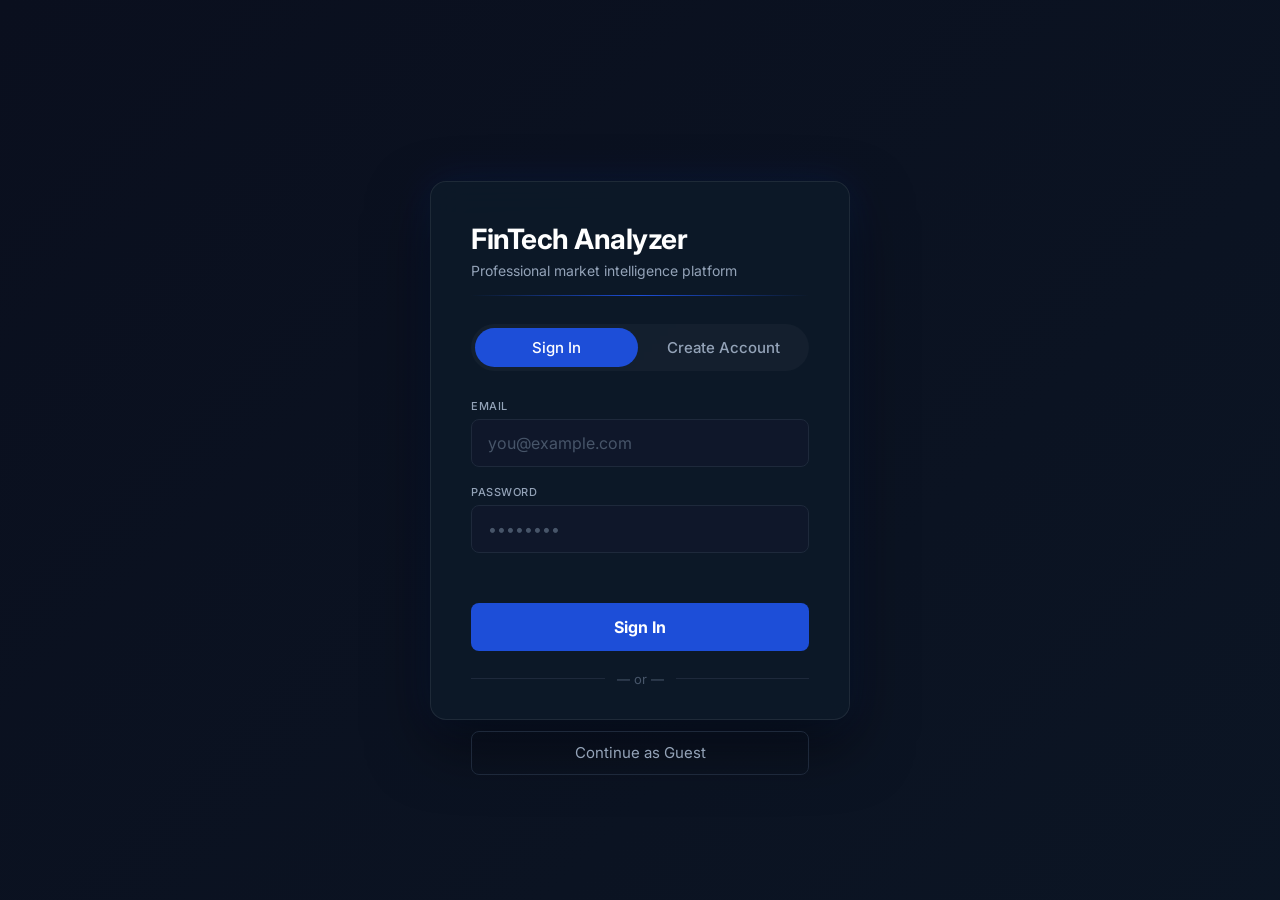
<file: week-8/static/login.html>
<!DOCTYPE html>
<html lang="en">
<head>
    <meta charset="UTF-8">
    <meta name="viewport" content="width=device-width, initial-scale=1.0">
    <title>Sign In — FinTech Analyzer</title>
    <link rel="preconnect" href="https://fonts.googleapis.com">
    <link rel="preconnect" href="https://fonts.gstatic.com" crossorigin>
    <link href="https://fonts.googleapis.com/css2?family=Inter:wght@400;500;600;700&display=swap" rel="stylesheet">
    <style>
        * {
            box-sizing: border-box;
            margin: 0;
            padding: 0;
        }
        body {
            font-family: 'Inter', -apple-system, BlinkMacSystemFont, sans-serif;
            min-height: 100vh;
            display: flex;
            align-items: center;
            justify-content: center;
            background: linear-gradient(135deg, #0a0f1e 0%, #0d1b2a 50%, #1a2744 100%);
            background-size: 400% 400%;
            animation: gradientShift 12s ease infinite;
        }
        @keyframes gradientShift {
            0%, 100% { background-position: 0% 50%; }
            50% { background-position: 100% 50%; }
        }
        .card {
            width: 420px;
            padding: 40px;
            background: #0d1b2acc;
            backdrop-filter: blur(20px);
            -webkit-backdrop-filter: blur(20px);
            border: 1px solid rgba(255, 255, 255, 0.08);
            border-radius: 16px;
            box-shadow: 0 25px 60px rgba(0, 0, 0, 0.5), 0 0 40px rgba(29, 78, 216, 0.15);
        }
        .app-name {
            font-size: 1.75rem;
            font-weight: 700;
            color: #fff;
            letter-spacing: -0.5px;
            margin-bottom: 6px;
        }
        .subtitle {
            font-size: 0.875rem;
            color: #94a3b8;
            margin-bottom: 16px;
        }
        .accent-line {
            height: 1px;
            background: linear-gradient(90deg, transparent, #1d4ed8, transparent);
            margin-bottom: 28px;
        }
        .tabs {
            display: flex;
            gap: 4px;
            margin-bottom: 28px;
            border-radius: 999px;
            padding: 4px;
            background: rgba(255, 255, 255, 0.03);
        }
        .tab {
            flex: 1;
            padding: 10px 20px;
            border: none;
            border-radius: 999px;
            font-family: inherit;
            font-size: 0.9375rem;
            font-weight: 500;
            color: #94a3b8;
            background: transparent;
            cursor: pointer;
            transition: background 0.2s, color 0.2s;
        }
        .tab:hover {
            background: rgba(255, 255, 255, 0.05);
            color: #e2e8f0;
        }
        .tab.active {
            background: #1d4ed8;
            color: #fff;
        }
        .form-panel {
            position: relative;
            min-height: 280px;
        }
        .form {
            position: absolute;
            left: 0;
            right: 0;
            top: 0;
            opacity: 1;
            transform: translateY(0);
            transition: opacity 0.25s ease, transform 0.25s ease;
        }
        .form.hidden {
            opacity: 0;
            pointer-events: none;
            transform: translateY(8px);
        }
        .form-group {
            margin-bottom: 18px;
        }
        .form-group label {
            display: block;
            font-size: 0.6875rem;
            font-weight: 500;
            color: #94a3b8;
            text-transform: uppercase;
            letter-spacing: 0.05em;
            margin-bottom: 6px;
        }
        .form-group input {
            width: 100%;
            height: 48px;
            padding: 0 16px;
            font-family: inherit;
            font-size: 1rem;
            color: #fff;
            background: #0f172a;
            border: 1px solid #1e293b;
            border-radius: 8px;
            outline: none;
            transition: border-color 0.2s, box-shadow 0.2s;
        }
        .form-group input::placeholder {
            color: #475569;
        }
        .form-group input:focus {
            border-color: #1d4ed8;
            box-shadow: 0 0 0 3px rgba(29, 78, 216, 0.2);
        }
        .error-msg {
            min-height: 20px;
            font-size: 0.8125rem;
            color: #ef4444;
            margin-bottom: 12px;
            visibility: hidden;
        }
        .error-msg.visible {
            visibility: visible;
        }
        .btn-primary {
            width: 100%;
            height: 48px;
            border: none;
            border-radius: 8px;
            font-family: inherit;
            font-size: 1rem;
            font-weight: 700;
            color: #fff;
            background: #1d4ed8;
            cursor: pointer;
            transition: background 0.2s, transform 0.15s, box-shadow 0.2s;
        }
        .btn-primary:hover:not(:disabled) {
            background: #1e40af;
            transform: translateY(-1px);
            box-shadow: 0 8px 20px rgba(29, 78, 216, 0.35);
        }
        .btn-primary:active:not(:disabled) {
            transform: scale(0.99);
        }
        .btn-primary:disabled {
            cursor: not-allowed;
            opacity: 0.9;
        }
        .divider {
            display: flex;
            align-items: center;
            gap: 12px;
            margin: 20px 0;
        }
        .divider::before,
        .divider::after {
            content: '';
            flex: 1;
            height: 1px;
            background: #1e293b;
        }
        .divider span {
            font-size: 0.8125rem;
            color: #475569;
        }
        .btn-guest {
            margin-top: 24px;
            width: 100%;
            height: 44px;
            border: 1px solid #1e293b;
            border-radius: 8px;
            font-family: inherit;
            font-size: 0.9375rem;
            color: #94a3b8;
            background: transparent;
            cursor: pointer;
            transition: border-color 0.2s, color 0.2s, background 0.2s;
        }
        .btn-guest:hover:not(:disabled) {
            border-color: #334155;
            color: #cbd5e1;
            background: rgba(255, 255, 255, 0.03);
        }
        .btn-guest:disabled {
            cursor: not-allowed;
            opacity: 0.7;
        }
        .success-check {
            display: none;
            align-items: center;
            justify-content: center;
            gap: 8px;
            font-size: 1rem;
            font-weight: 600;
            color: #22c55e;
            margin-bottom: 16px;
        }
        .success-check.visible {
            display: flex;
        }
        .success-check svg {
            width: 24px;
            height: 24px;
            animation: checkPop 0.4s ease;
        }
        @keyframes checkPop {
            0% { transform: scale(0); opacity: 0; }
            50% { transform: scale(1.2); }
            100% { transform: scale(1); opacity: 1; }
        }
    </style>
</head>
<body>
    <div class="card">
        <h1 class="app-name">FinTech Analyzer</h1>
        <p class="subtitle">Professional market intelligence platform</p>
        <div class="accent-line"></div>

        <div class="tabs">
            <button type="button" class="tab active" id="tab-signin" aria-selected="true">Sign In</button>
            <button type="button" class="tab" id="tab-register" aria-selected="false">Create Account</button>
        </div>

        <div class="form-panel">
            <!-- Sign In form -->
            <form id="form-signin" class="form">
                <div class="form-group">
                    <label for="signin-email">Email</label>
                    <input type="email" id="signin-email" placeholder="you@example.com" autocomplete="email">
                </div>
                <div class="form-group">
                    <label for="signin-password">Password</label>
                    <input type="password" id="signin-password" placeholder="••••••••" autocomplete="current-password">
                </div>
                <p id="signin-error" class="error-msg" role="alert"></p>
                <button type="submit" class="btn-primary" id="signin-btn">Sign In</button>
                <div class="divider"><span>— or —</span></div>
                <button type="button" class="btn-guest" id="guest-btn">Continue as Guest</button>
            </form>

            <!-- Create Account form -->
            <form id="form-register" class="form hidden">
                <div class="form-group">
                    <label for="register-name">Full name (optional)</label>
                    <input type="text" id="register-name" placeholder="Jane Doe" autocomplete="name">
                </div>
                <div class="form-group">
                    <label for="register-email">Email</label>
                    <input type="email" id="register-email" placeholder="you@example.com" autocomplete="email">
                </div>
                <div class="form-group">
                    <label for="register-password">Password (min 8 characters)</label>
                    <input type="password" id="register-password" placeholder="••••••••" autocomplete="new-password">
                </div>
                <p id="register-error" class="error-msg" role="alert"></p>
                <div id="register-success" class="success-check">
                    <svg fill="none" stroke="currentColor" viewBox="0 0 24 24"><path stroke-linecap="round" stroke-linejoin="round" stroke-width="2" d="M5 13l4 4L19 7"/></svg>
                    Account created. Redirecting…
                </div>
                <button type="submit" class="btn-primary" id="register-btn">Create Account</button>
            </form>
        </div>
    </div>

    <script>
        (function () {
            const LOADING_TEXT = '···';
            const API = window.location.origin;

            function getDetailMessage(detail) {
                if (typeof detail === 'string') return detail;
                if (detail && detail.user_message) return detail.user_message;
                if (detail && detail.detail) return getDetailMessage(detail.detail);
                return 'Something went wrong. Please try again.';
            }

            function setLoading(button, loading) {
                if (!button) return;
                button.disabled = loading;
                button.dataset.originalText = button.dataset.originalText || button.textContent;
                button.textContent = loading ? LOADING_TEXT : button.dataset.originalText;
            }

            function showError(panel, message) {
                const errEl = panel === 'signin' ? document.getElementById('signin-error') : document.getElementById('register-error');
                errEl.textContent = message || '';
                errEl.classList.toggle('visible', !!message);
            }

            function clearErrors() {
                showError('signin', '');
                showError('register', '');
            }

            // Tab switching
            const tabSignIn = document.getElementById('tab-signin');
            const tabRegister = document.getElementById('tab-register');
            const formSignIn = document.getElementById('form-signin');
            const formRegister = document.getElementById('form-register');

            tabSignIn.addEventListener('click', () => {
                tabSignIn.classList.add('active');
                tabSignIn.setAttribute('aria-selected', 'true');
                tabRegister.classList.remove('active');
                tabRegister.setAttribute('aria-selected', 'false');
                formSignIn.classList.remove('hidden');
                formRegister.classList.add('hidden');
                clearErrors();
            });

            tabRegister.addEventListener('click', () => {
                tabRegister.classList.add('active');
                tabRegister.setAttribute('aria-selected', 'true');
                tabSignIn.classList.remove('active');
                tabSignIn.setAttribute('aria-selected', 'false');
                formRegister.classList.remove('hidden');
                formSignIn.classList.add('hidden');
                clearErrors();
            });

            function saveAndRedirect(data) {
                localStorage.setItem('token', data.access_token);
                localStorage.setItem('user', JSON.stringify(data.user));
                window.location.href = '/';
            }

            // Sign In
            document.getElementById('form-signin').addEventListener('submit', async (e) => {
                e.preventDefault();
                const email = document.getElementById('signin-email').value.trim();
                const password = document.getElementById('signin-password').value;
                const btn = document.getElementById('signin-btn');

                if (!email || !password) {
                    showError('signin', 'Please enter email and password.');
                    return;
                }

                showError('signin', '');
                setLoading(btn, true);

                try {
                    const res = await fetch(API + '/auth/login', {
                        method: 'POST',
                        headers: { 'Content-Type': 'application/json' },
                        body: JSON.stringify({ email, password }),
                    });
                    const data = await res.json().catch(() => ({}));

                    if (res.ok) {
                        saveAndRedirect(data);
                        return;
                    }
                    showError('signin', getDetailMessage(data.detail));
                } catch (err) {
                    showError('signin', 'Network error. Please try again.');
                } finally {
                    setLoading(btn, false);
                }
            });

            // Guest login
            document.getElementById('guest-btn').addEventListener('click', async () => {
                const btn = document.getElementById('guest-btn');
                showError('signin', '');
                setLoading(btn, true);

                try {
                    const res = await fetch(API + '/auth/guest', {
                        method: 'POST',
                        headers: { 'Content-Type': 'application/json' },
                    });
                    const data = await res.json().catch(() => ({}));

                    if (res.ok) {
                        saveAndRedirect(data);
                        return;
                    }
                    showError('signin', getDetailMessage(data.detail));
                } catch (err) {
                    showError('signin', 'Network error. Please try again.');
                } finally {
                    setLoading(btn, false);
                }
            });

            // Create Account
            const emailRe = /^[^\s@]+@[^\s@]+\.[^\s@]+$/;
            document.getElementById('form-register').addEventListener('submit', async (e) => {
                e.preventDefault();
                const full_name = document.getElementById('register-name').value.trim() || null;
                const email = document.getElementById('register-email').value.trim();
                const password = document.getElementById('register-password').value;
                const btn = document.getElementById('register-btn');
                const successEl = document.getElementById('register-success');

                if (!email) {
                    showError('register', 'Please enter an email address.');
                    return;
                }
                if (!emailRe.test(email)) {
                    showError('register', 'Please enter a valid email address.');
                    return;
                }
                if (password.length < 8) {
                    showError('register', 'Password must be at least 8 characters.');
                    return;
                }

                showError('register', '');
                successEl.classList.remove('visible');
                setLoading(btn, true);

                try {
                    let res = await fetch(API + '/auth/register', {
                        method: 'POST',
                        headers: { 'Content-Type': 'application/json' },
                        body: JSON.stringify({ email, password, full_name }),
                    });
                    const regData = await res.json().catch(() => ({}));

                    if (!res.ok) {
                        showError('register', getDetailMessage(regData.detail));
                        setLoading(btn, false);
                        return;
                    }

                    // Auto login to get token
                    res = await fetch(API + '/auth/login', {
                        method: 'POST',
                        headers: { 'Content-Type': 'application/json' },
                        body: JSON.stringify({ email, password }),
                    });
                    const loginData = await res.json().catch(() => ({}));

                    if (res.ok) {
                        successEl.classList.add('visible');
                        localStorage.setItem('token', loginData.access_token);
                        localStorage.setItem('user', JSON.stringify(loginData.user));
                        setTimeout(() => {
                            window.location.href = '/';
                        }, 800);
                        return;
                    }
                    showError('register', getDetailMessage(loginData.detail));
                } catch (err) {
                    showError('register', 'Network error. Please try again.');
                } finally {
                    setLoading(btn, false);
                }
            });

            // On load: if already logged in, redirect to /
            document.addEventListener('DOMContentLoaded', async () => {
                const token = localStorage.getItem('token');
                if (!token) return;

                try {
                    const meRes = await fetch(API + '/auth/me', {
                        headers: { 'Authorization': 'Bearer ' + token },
                    });
                    if (meRes.ok) {
                        window.location.href = '/';
                        return;
                    }
                } catch (_) {}
                localStorage.removeItem('token');
                localStorage.removeItem('user');
            });
        })();
    </script>
</body>
</html>
</file>
